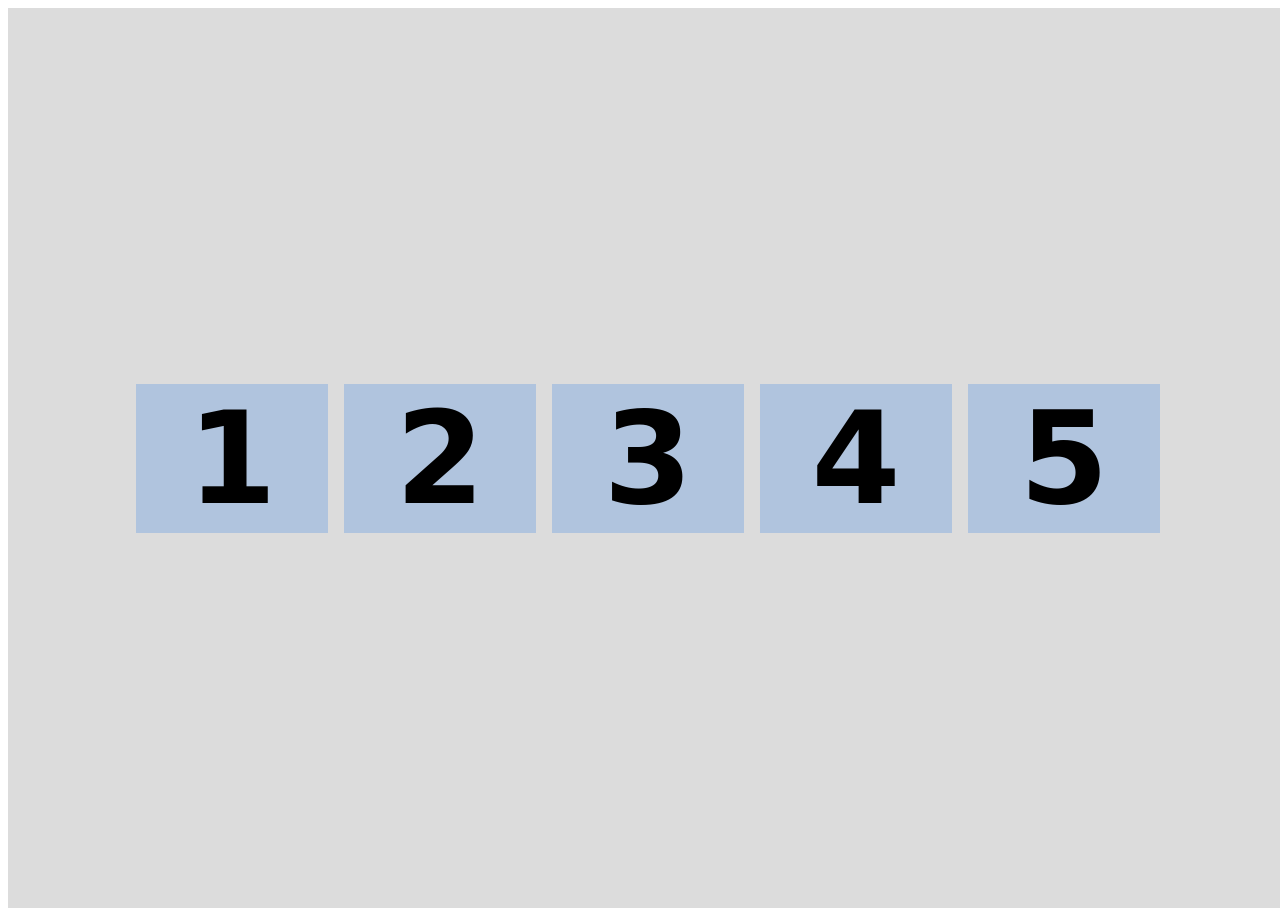
<file: adjacent-sibling.html>
<!DOCTYPE html>
<html lang="en">
    <head>
        <meta charset="UTF-8">
        <meta http-equiv="X-UA-Compatible" content="IE=edge">
        <meta name="viewport" content="width=device-width, initial-scale=1.0">
        <link rel="stylesheet" href="css/adjacent-sibling.css">
        <title>adjacent-sibling</title>
    </head>
    <body>
        <section class="cards">
            <article class="card">1</article>
            <article class="card">2</article>
            <article class="card">3</article>
            <article class="card">4</article>
            <article class="card">5</article>
        </section>
    </body>
</html>
</file>
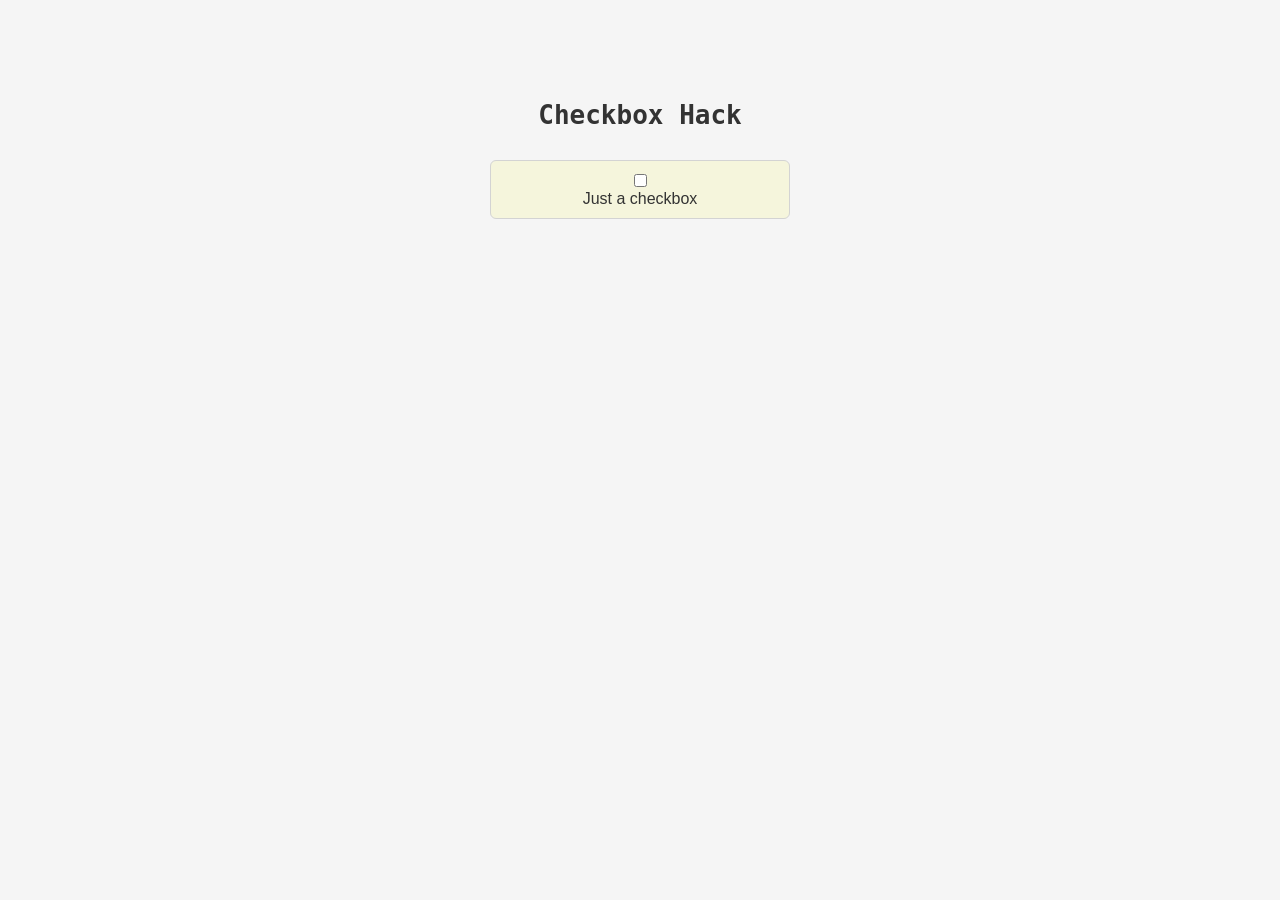
<file: checkbox-hack.html>
<!DOCTYPE html>
<html lang="en">
<head>
    <meta charset="UTF-8">
    <meta http-equiv="X-UA-Compatible" content="IE=edge">
    <meta name="viewport" content="width=device-width, initial-scale=1.0">
    <link rel="stylesheet" href="css/checkbox-hack.css">
    <title>Checkbox Hack</title>
</head>
<body>

    <h1>Checkbox Hack</h1>

    <!-- :The :checked pseudo class -->
     
    <div class="example">
        <input id="checkbox" type="checkbox">
        <label for="checkbox">Just a checkbox</label>
    </div>

    <!-- :Basic Example -->

    <!-- <div class="example">
        <label for="toggle">I'm the <span>&lt;label&gt;</span></label>
        <input type="checkbox" id="toggle">
        <div class="control-me">Control me</div>
    </div> -->
    
    
    <!-- :Pill Checkbox Example -->
    
    <!-- <div class="example">
        <input id="pill-checkbox" type="checkbox" id="toggle">
        <label class="pill-checkbox-label" for="pill-checkbox"></label>
    </div> -->
</html>
</file>
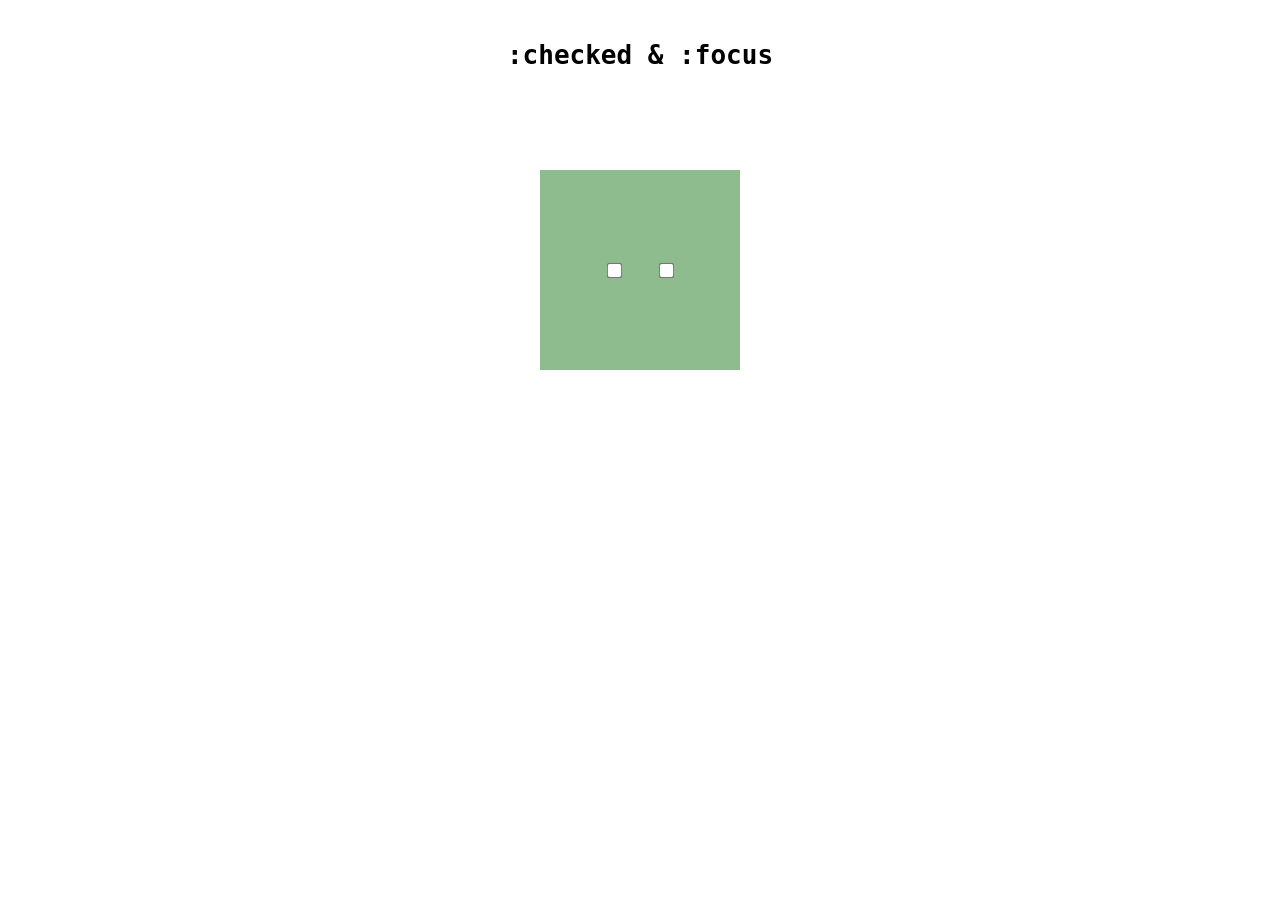
<file: checkbox.html>
<!DOCTYPE html>
<html lang="en">
    <head>
        <meta charset="UTF-8">
        <meta http-equiv="X-UA-Compatible" content="IE=edge">
        <meta name="viewport" content="width=device-width, initial-scale=1.0">
        <link rel="stylesheet" href="css/checkbox.css">
        <title>checkbox</title>
    </head>
    <body>
        <h1>:checked & :focus</h1>
        <div class="container">
            <input type="checkbox">
            <input type="checkbox">
        </div>     
    </body>
</html>
</file>
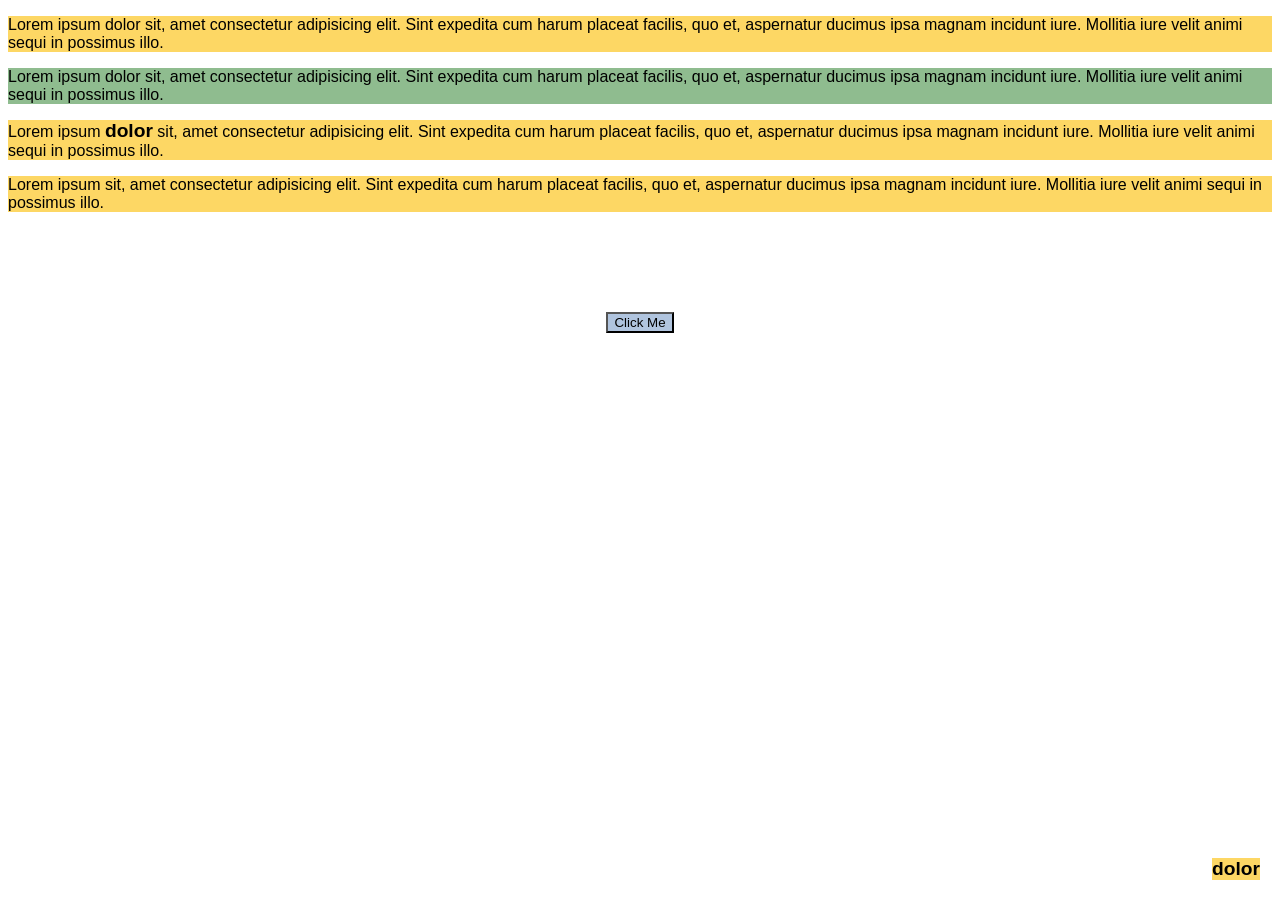
<file: css-vars.html>
<!DOCTYPE html>
<html lang="en">
    <head>
        <meta charset="UTF-8">
        <meta http-equiv="X-UA-Compatible" content="IE=edge">
        <meta name="viewport" content="width=device-width, initial-scale=1.0">
        <link rel="stylesheet" href="css/css-vars.css">
        <title>css-vars</title>
    </head>
    <body>
        <p>Lorem ipsum dolor sit, amet consectetur adipisicing elit. Sint expedita cum harum placeat facilis, quo et, aspernatur ducimus ipsa magnam incidunt iure. Mollitia iure velit animi sequi in possimus illo.</p>
        <p class="bg-green">Lorem ipsum dolor sit, amet consectetur adipisicing elit. Sint expedita cum harum placeat facilis, quo et, aspernatur ducimus ipsa magnam incidunt iure. Mollitia iure velit animi sequi in possimus illo.</p>
        <p>Lorem ipsum <span>dolor</span> sit, amet consectetur adipisicing elit. Sint expedita cum harum placeat facilis, quo et, aspernatur ducimus ipsa magnam incidunt iure. Mollitia iure velit animi sequi in possimus illo.</p>
        <p class="bg-pink">Lorem ipsum <span>dolor</span> sit, amet consectetur adipisicing elit. Sint expedita cum harum placeat facilis, quo et, aspernatur ducimus ipsa magnam incidunt iure. Mollitia iure velit animi sequi in possimus illo.</p>
    
        <section>
            <button onclick="changeColor(this)">Click Me</button>
        </section>

        <script>
            function changeColor(elBtn) {
                const currColor = elBtn.style.getPropertyValue('--btn-clr')
                const newColor = currColor === 'pink' ? 'orange' : 'pink'
                
                elBtn.style.setProperty('--btn-clr', newColor)
            }
        </script>
    </body>
</html>
</file>
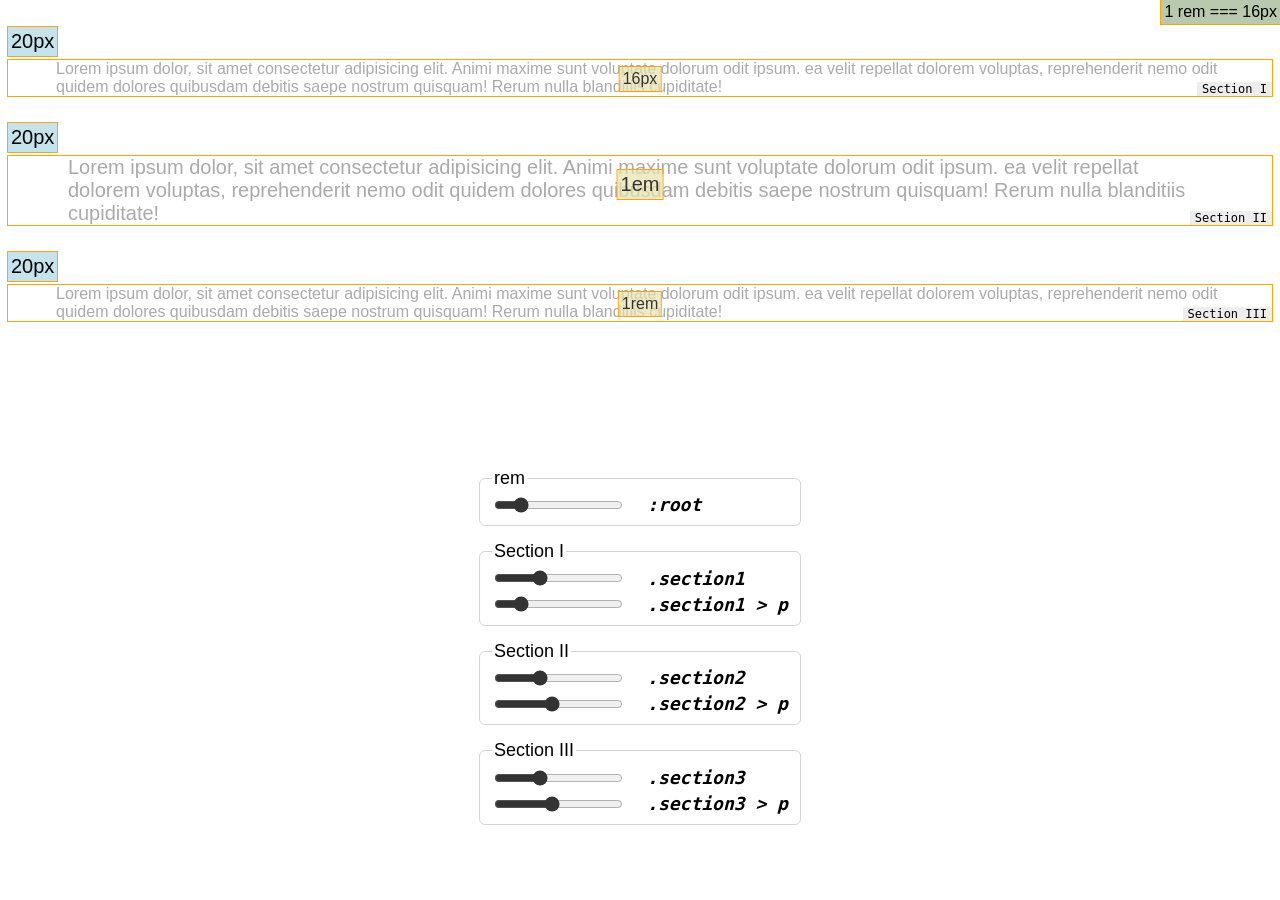
<file: em-rem.html>
<!DOCTYPE html>
<html lang="en">
<head>
    <meta charset="UTF-8">
    <meta http-equiv="X-UA-Compatible" content="IE=edge">
    <meta name="viewport" content="width=device-width, initial-scale=1.0">
    <link rel="stylesheet" href="css/em-rem.css">
    <title>em & rem</title>
</head>
<body>
    <span>1 rem === <span class="fs">16px</span></span>
    <main class="debug">
        <!-- <h1>Sizing Typography</h1> -->

        <section class="section section1">
            <span class="fs">20px</span>
            <p><span class="fs">16px</span>Lorem ipsum dolor, sit amet consectetur adipisicing elit. Animi maxime sunt voluptate dolorum odit ipsum. ea velit repellat dolorem voluptas, reprehenderit nemo odit quidem dolores quibusdam debitis saepe nostrum quisquam! Rerum nulla blanditiis cupiditate!</p>
        </section>

        <section class="section section2">
            <span class="fs">20px</span>
            <p><span class="fs">1em</span>Lorem ipsum dolor, sit amet consectetur adipisicing elit. Animi maxime sunt voluptate dolorum odit ipsum. ea velit repellat dolorem voluptas, reprehenderit nemo odit quidem dolores quibusdam debitis saepe nostrum quisquam! Rerum nulla blanditiis cupiditate!</p>
        </section>

        <section class="section section3">
            <span class="fs">20px</span>
            <p><span class="fs">1rem</span>Lorem ipsum dolor, sit amet consectetur adipisicing elit. Animi maxime sunt voluptate dolorum odit ipsum. ea velit repellat dolorem voluptas, reprehenderit nemo odit quidem dolores quibusdam debitis saepe nostrum quisquam! Rerum nulla blanditiis cupiditate!</p>
        </section>
    </main>

    <section class="sliders">

        <fieldset>
            <legend>rem</legend>

            <input oninput="setSize(this, 'px', ':root')" id="rem" type="range" min="12" max="36" value="16">
            <label for="rem">:root<span></span></label>
        </fieldset>
        
        <fieldset>
            <legend>Section I</legend>

            <input oninput="setSize(this, 'px', '.section1')" id="section1-fs" type="range" min="12" max="36" value="20">
            <label for="section1-fs">.section1<span></span></label>
    
            <input oninput="setSize(this, 'px', '.section1 p')" id="section1-p-fs" type="range" min="12" max="36" value="16">
            <label for="section1-p-fs">.section1 > p<span></span></label>
        </fieldset>

        <fieldset>
            <legend>Section II</legend>

            <input oninput="setSize(this, 'px', '.section2')" id="section1-fs" type="range" min="12" max="36" value="20">
            <label for="section1-fs">.section2<span></span></label>
    
            <input oninput="setSize(this, 'em', '.section2 p')" id="section1-p-fs" type="range" min=".2" max="2" step=".1"  value="1">
            <label for="section1-p-fs">.section2 > p<span></span></label>
        </fieldset>

        <fieldset>
            <legend>Section III</legend>

            <input oninput="setSize(this, 'px', '.section3')" id="section1-fs" type="range" min="12" max="36" value="20">
            <label for="section1-fs">.section3<span></span></label>
    
            <input oninput="setSize(this, 'rem', '.section3 p')" id="section1-p-fs" type="range" min=".2" max="2" step=".1" value="1">
            <label for="section1-p-fs">.section3 > p<span></span></label>
        </fieldset>


    </section>
    <script>
        function setSize({ value }, unit, selector){
            const el = document.querySelector(selector)
            const elSpan = document.querySelector(selector + ' .fs')
            
            el.style.fontSize = elSpan.innerText = value + unit
        }
    </script>
</body>
</html>
</file>
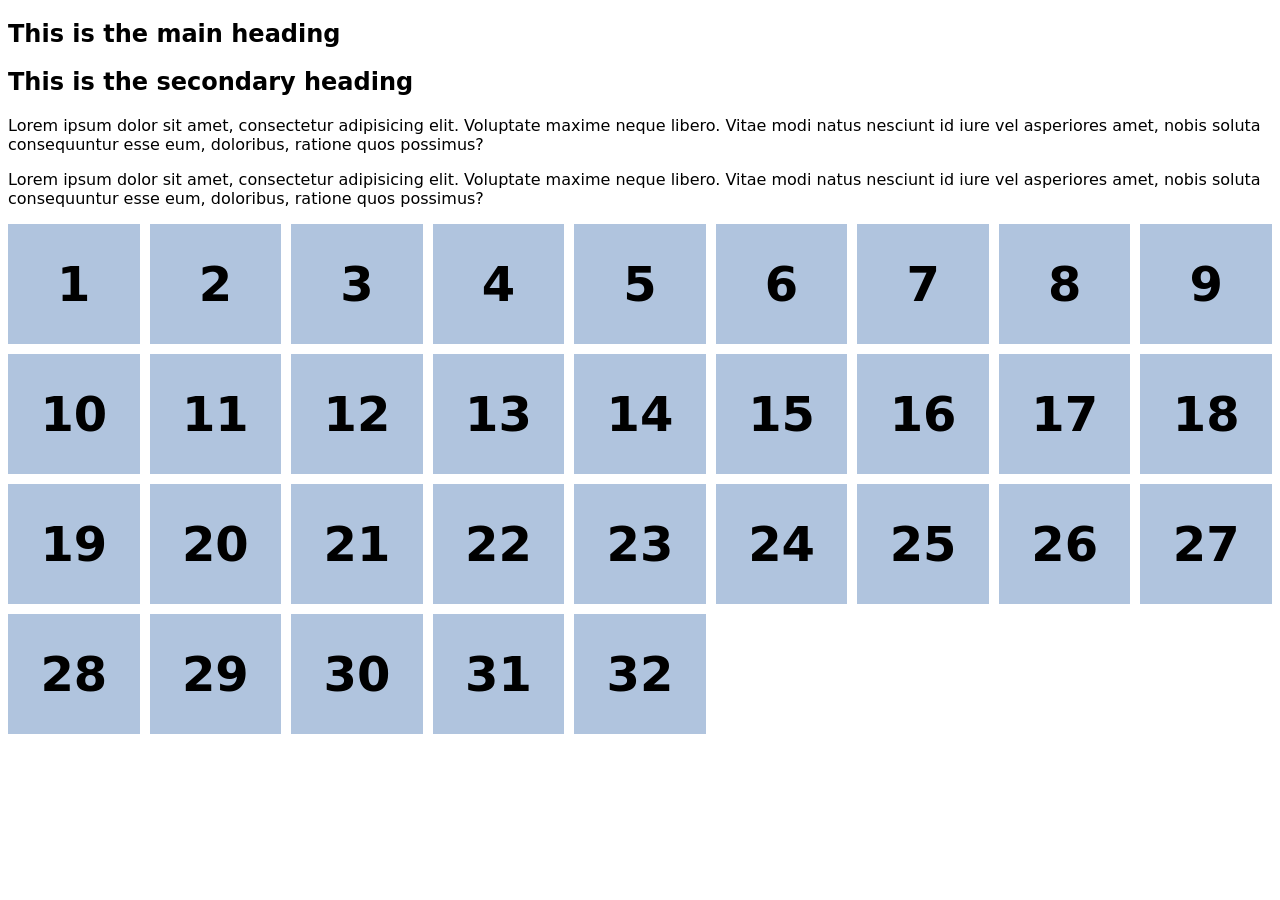
<file: is.html>
<!DOCTYPE html>
<html lang="en">
    <head>
        <meta charset="UTF-8">
        <meta http-equiv="X-UA-Compatible" content="IE=edge">
        <meta name="viewport" content="width=device-width, initial-scale=1.0">
        <link rel="stylesheet" href="css/is.css">
        <title>is</title>
    </head>
    <body>
        <section class="text">
            <h1>This is the <span>main</span> heading</h1>
            <h2>This is the <span>secondary</span> heading</h2>
            <p>Lorem <span>ipsum</span> dolor sit amet, <span>consectetur</span> adipisicing elit. Voluptate maxime neque libero. Vitae modi natus nesciunt id iure vel asperiores amet, nobis soluta consequuntur esse eum, <span>doloribus</span>, ratione quos possimus?</p>
            <p class="no-highlight">Lorem <span>ipsum</span> dolor sit amet, <span>consectetur</span> adipisicing elit. Voluptate maxime neque libero. Vitae modi natus nesciunt id iure vel asperiores amet, nobis soluta consequuntur esse eum, <span>doloribus</span>, ratione quos possimus?</p>
        </section>
        
        <section class="cards">
            <article class="card"><span>1</span></article>
            <article class="card"><span>2</span></article>
            <article class="card"><span>3</span></article>
            <article class="card"><span>4</span></article>
            <article class="card"><span>5</span></article>
            <article class="card"><span>6</span></article>
            <article class="card"><span>7</span></article>
            <article class="card"><span>8</span></article>
            <article class="card"><span>9</span></article>
            <article class="card"><span>10</span></article>
            <article class="card"><span>11</span></article>
            <article class="card"><span>12</span></article>
            <article class="card"><span>13</span></article>
            <article class="card"><span>14</span></article>
            <article class="card"><span>15</span></article>
            <article class="card"><span>16</span></article>
            <article class="card"><span>17</span></article>
            <article class="card"><span>18</span></article>
            <article class="card"><span>19</span></article>
            <article class="card"><span>20</span></article>
            <article class="card"><span>21</span></article>
            <article class="card"><span>22</span></article>
            <article class="card"><span>23</span></article>
            <article class="card"><span>24</span></article>
            <article class="card"><span>25</span></article>
            <article class="card"><span>26</span></article>
            <article class="card"><span>27</span></article>
            <article class="card"><span>28</span></article>
            <article class="card"><span>29</span></article>
            <article class="card"><span>30</span></article>
            <article class="card"><span>31</span></article>
            <article class="card"><span>32</span></article>
        </section>
    </body>
</html>
</file>
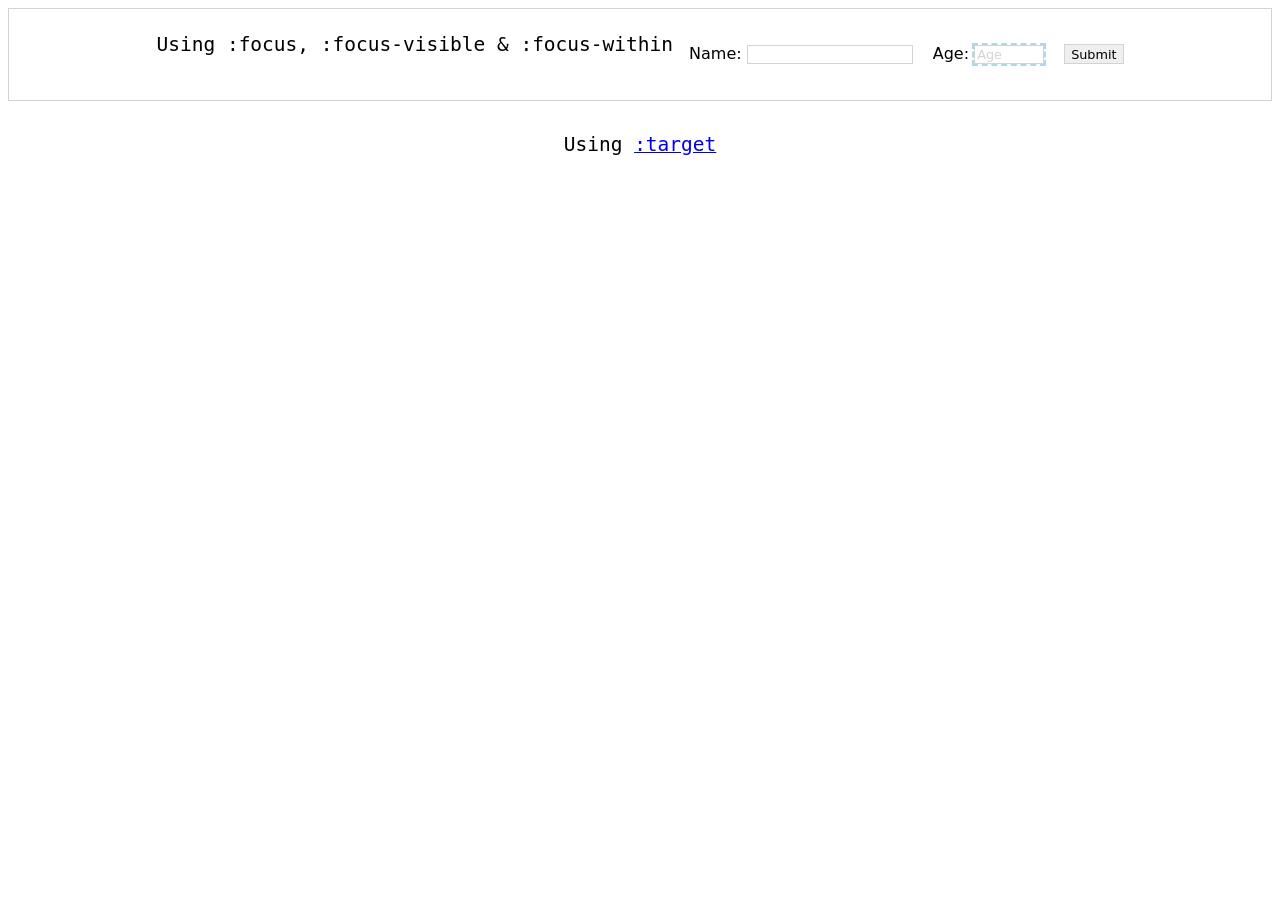
<file: pseudo-classes.html>
<!DOCTYPE html>
<html lang="en">
    <head>
        <meta charset="UTF-8">
        <meta http-equiv="X-UA-Compatible" content="IE=edge">
        <meta name="viewport" content="width=device-width, initial-scale=1.0">
        <link rel="stylesheet" href="css/pseudo-classes.css">
        <title>pseudo-classes</title>
    </head>
    <body>
        <section class="demo-form">
            <h2>Using <span>:focus, :focus-visible & :focus-within</span></h2>
            <form onsubmit="onSubmit(event)">
                <label>
                    <span>Name:</span>
                    <input type="email">
                </label>
                <label>
                    <span>Age:</span>
                    <input type="number" min="4" max="120" placeholder="Age">
                </label>
                <button>Submit</button>
            </form>
        </section>

        <h2>Using <a href="./target.html#long-text">:target</a></h2>

        <script>
            function onSubmit(ev) {
                ev.preventDefault()
            }
        </script>
    </body>
</html>
</file>
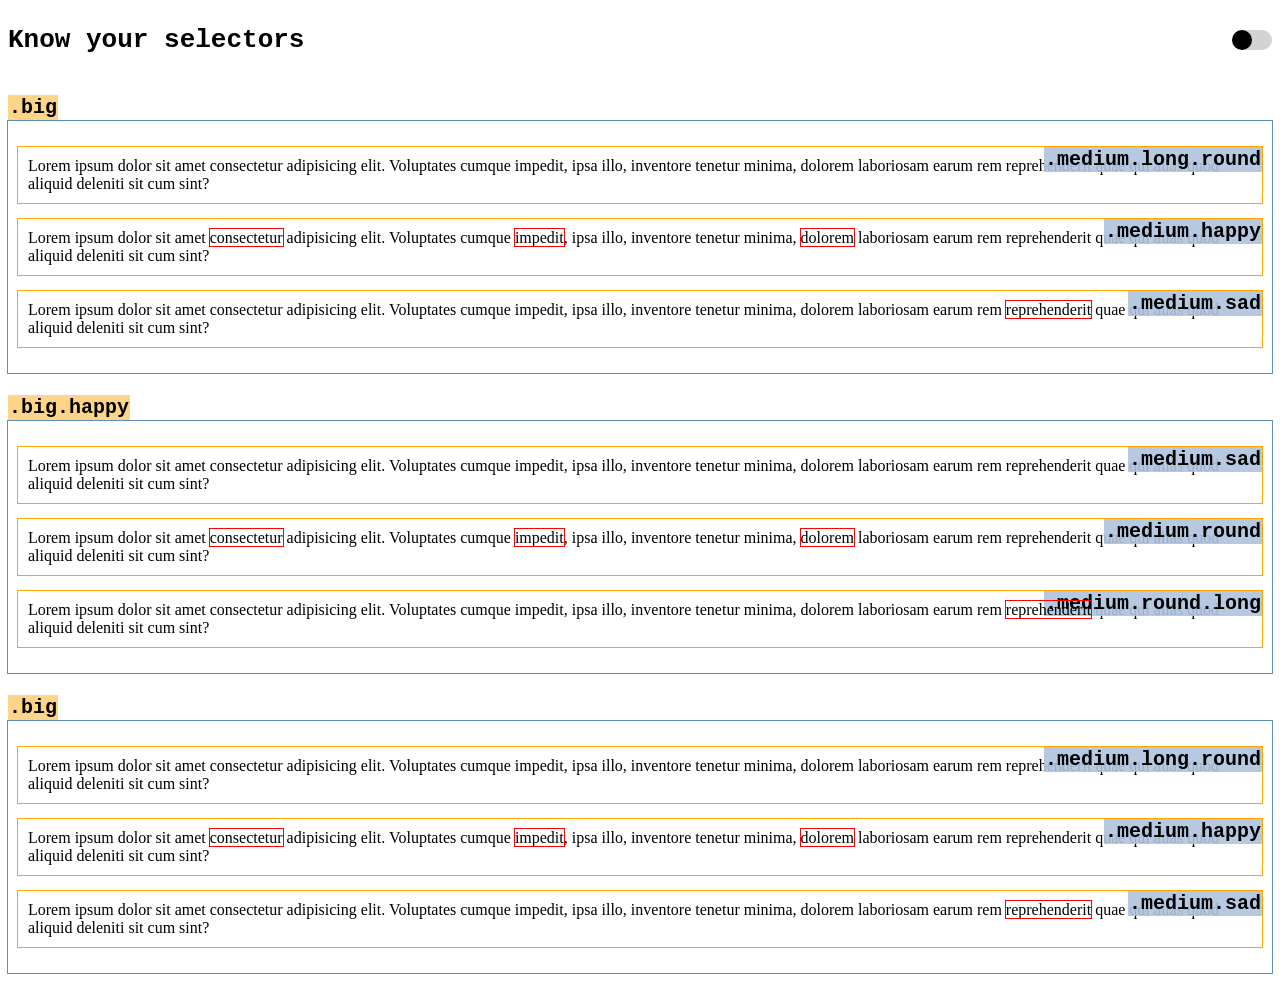
<file: selectors.html>
<!DOCTYPE html>
<html lang="en">
    <head>
        <meta charset="UTF-8">
        <meta http-equiv="X-UA-Compatible" content="IE=edge">
        <meta name="viewport" content="width=device-width, initial-scale=1.0">
        <link rel="stylesheet" href="css/selectors.css">
        <link rel="stylesheet" href="css/selector-demo.css">
        <title>selectors</title>
    </head>
    <body onload="onInit()">
        <header>
            <h1>Know your selectors</h1>
            <label class="btn-toggle">
                <input type="checkbox" onchange="onSaveState(this)">
                <div class="switch"></div>
            </label>
        </header>
        
        <section class="big">
            <p class="medium long round">
                Lorem ipsum dolor sit amet consectetur adipisicing elit. Voluptates cumque impedit, ipsa illo, inventore tenetur minima, dolorem laboriosam earum rem reprehenderit quae qui alias quod aliquid deleniti sit cum sint?
            </p>
            <p class="medium happy">
                Lorem ipsum dolor sit amet <span class="small round">consectetur</span> adipisicing elit. Voluptates cumque <span class="small" data-food="tomato">impedit</span>, ipsa illo, inventore tenetur minima, <span class="small">dolorem</span> laboriosam earum rem reprehenderit quae qui alias quod aliquid deleniti sit cum sint?
            </p>
            <p class="medium sad">
                Lorem ipsum dolor sit amet consectetur adipisicing elit. Voluptates cumque impedit, ipsa illo, inventore tenetur minima, dolorem laboriosam earum rem <span class="small">reprehenderit</span> quae qui alias quod aliquid deleniti sit cum sint?
            </p>
        </section>
        
        <section data-food="pizza" class="big happy">
            <p class="medium sad">
                Lorem ipsum dolor sit amet consectetur adipisicing elit. Voluptates cumque impedit, ipsa illo, inventore tenetur minima, dolorem laboriosam earum rem reprehenderit quae qui alias quod aliquid deleniti sit cum sint?
            </p>
            <p data-food="tomato soup" class="medium round">
                Lorem ipsum dolor sit amet <span baba class="small happy">consectetur</span> adipisicing elit. Voluptates cumque <span class="small">impedit</span>, ipsa illo, inventore tenetur minima, <span class="small">dolorem</span> laboriosam earum rem reprehenderit quae qui alias quod aliquid deleniti sit cum sint?
            </p>
            <p class="medium round long">
                Lorem ipsum dolor sit amet consectetur adipisicing elit. Voluptates cumque impedit, ipsa illo, inventore tenetur minima, dolorem laboriosam earum rem <span class="small">reprehenderit</span> quae qui alias quod aliquid deleniti sit cum sint?
            </p>
        </section>
        
        <section class="big">
            <p data-food="pea soup" class="medium long round">
                Lorem ipsum dolor sit amet consectetur adipisicing elit. Voluptates cumque impedit, ipsa illo, inventore tenetur minima, dolorem laboriosam earum rem reprehenderit quae qui alias quod aliquid deleniti sit cum sint?
            </p>
            <p class="medium happy">
                Lorem ipsum dolor sit amet <span class="small">consectetur</span> adipisicing elit. Voluptates cumque <span class="small happy">impedit</span>, ipsa illo, inventore tenetur minima, <span class="small round">dolorem</span> laboriosam earum rem reprehenderit quae qui alias quod aliquid deleniti sit cum sint?
            </p>
            <p data-food="fresh tomato" class="medium sad">
                Lorem ipsum dolor sit amet consectetur adipisicing elit. Voluptates cumque impedit, ipsa illo, inventore tenetur minima, dolorem laboriosam earum rem <span class="small long">reprehenderit</span> quae qui alias quod aliquid deleniti sit cum sint?
            </p>
        </section>

        <script>
            function onInit() {
                const elCheckbox = document.querySelector('input')
                elCheckbox.checked = localStorage.switchState ? JSON.parse(localStorage.switchState) : false
                
                const els = document.querySelectorAll('p, section, span')
                els.forEach(el => el.dataset.classList = '.' + Array.from(el.classList).join('.'))
                els.forEach(el => {
                    el.dataset.dataAttrs = ''
                    for(let key in el.dataset) {
                        if(key === 'classList' || key === 'dataAttrs') continue
                        el.dataset.dataAttrs += `[${key}="${el.dataset[key]}"]`
                    }
                })
            }

            function onSaveState({ checked }) {
                localStorage.switchState = JSON.stringify(checked)
            }
        </script>
    </body>
</html>
</file>
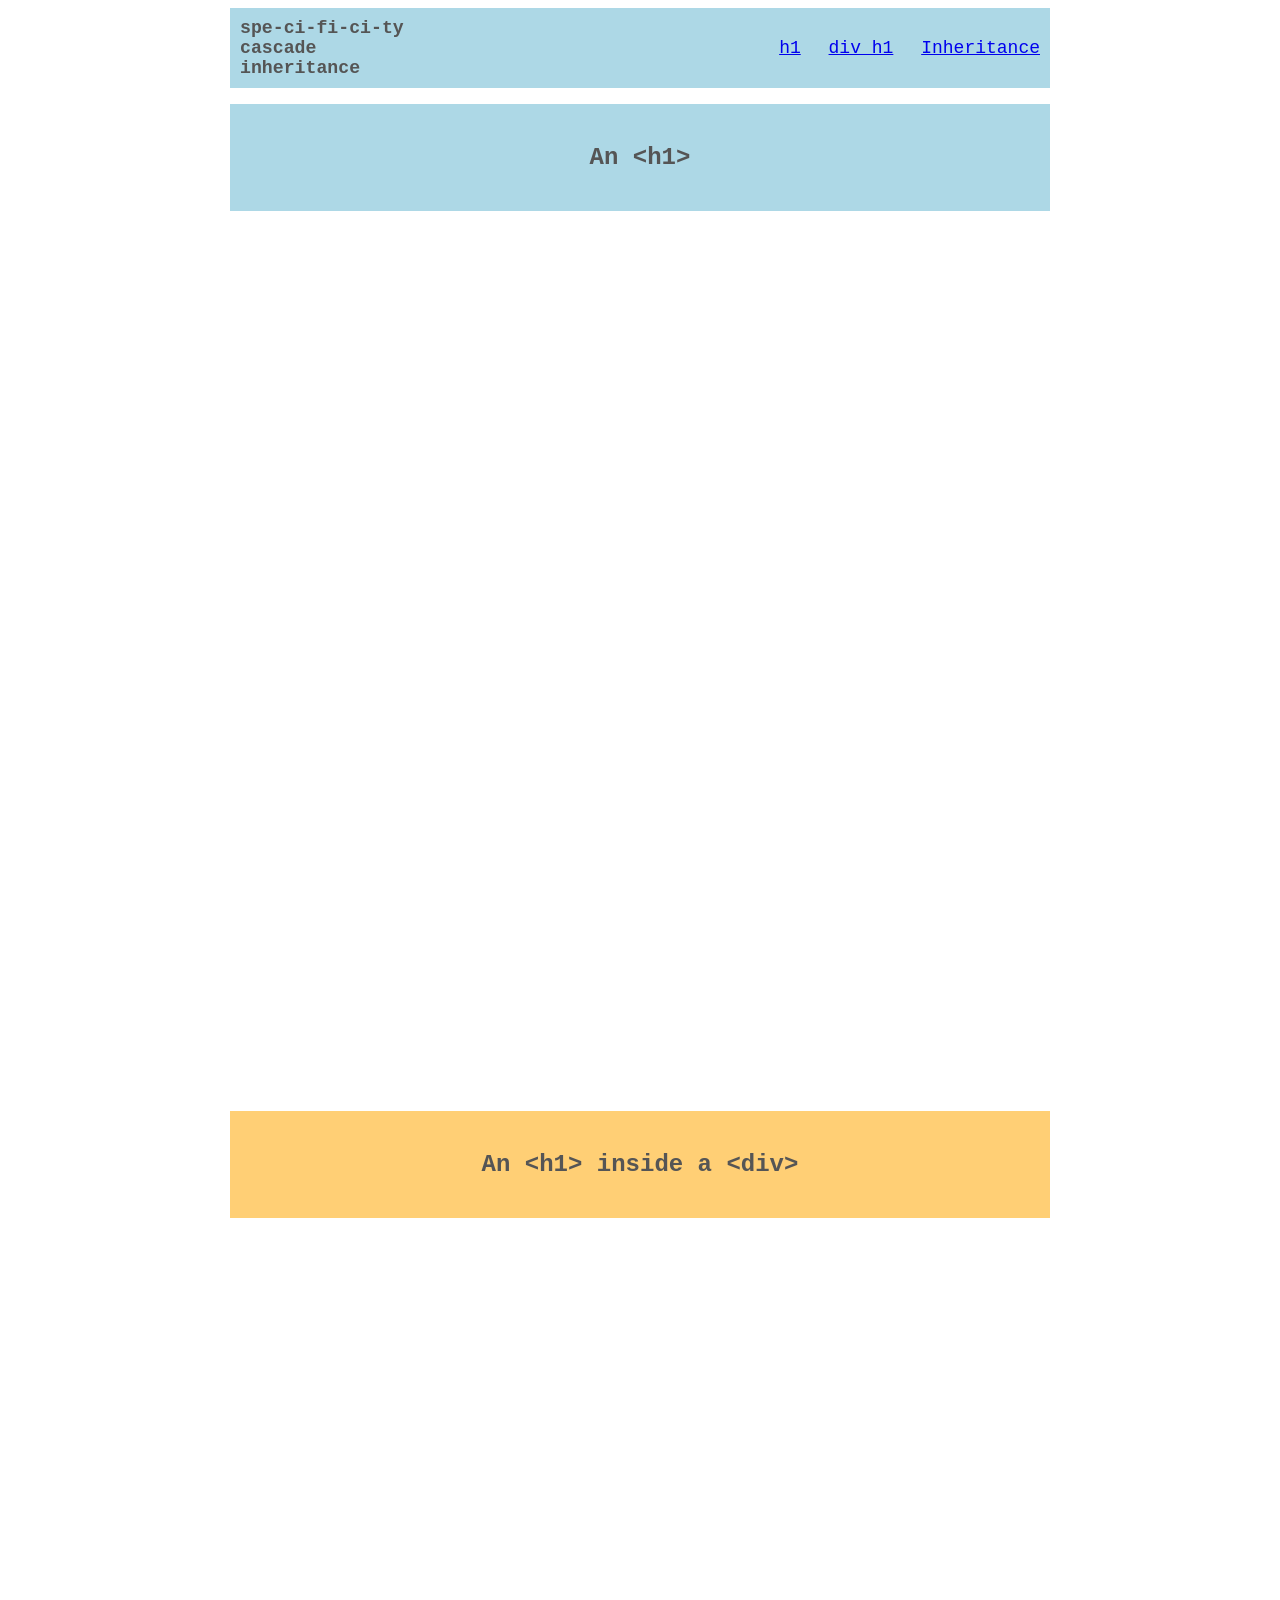
<file: specificity.html>
<!DOCTYPE html>
<html lang="en">
<head>
    <meta charset="UTF-8">
    <meta http-equiv="X-UA-Compatible" content="IE=edge">
    <meta name="viewport" content="width=device-width, initial-scale=1.0">
    <link rel="stylesheet" href="css/specificity.css">
    <title>specificity</title>
</head>
<body>
    <header>
        <div class="logo">
            <span>spe-ci-fi-ci-ty</span>
            <span>cascade</span>
            <span>inheritance</span>
        </div>
        <nav>
            <a href="#h1-outside-div">h1</a>
            <a href="#h1-in-div">div h1</a>
            <a href="https://stackoverflow.com/questions/5612302/which-css-properties-are-inherited">Inheritance</a>
        </nav>
    </header>        
    
    <h1 id="h1-outside-div" class="heading center-text">An &lt;h1&gt;</h1>
    
    <div class="heading-container center-text">
        <h1 id="h1-in-div" class="heading">An &lt;h1&gt; inside a &lt;div&gt;</h1>
    </div>
    
</body>
</html>
</file>
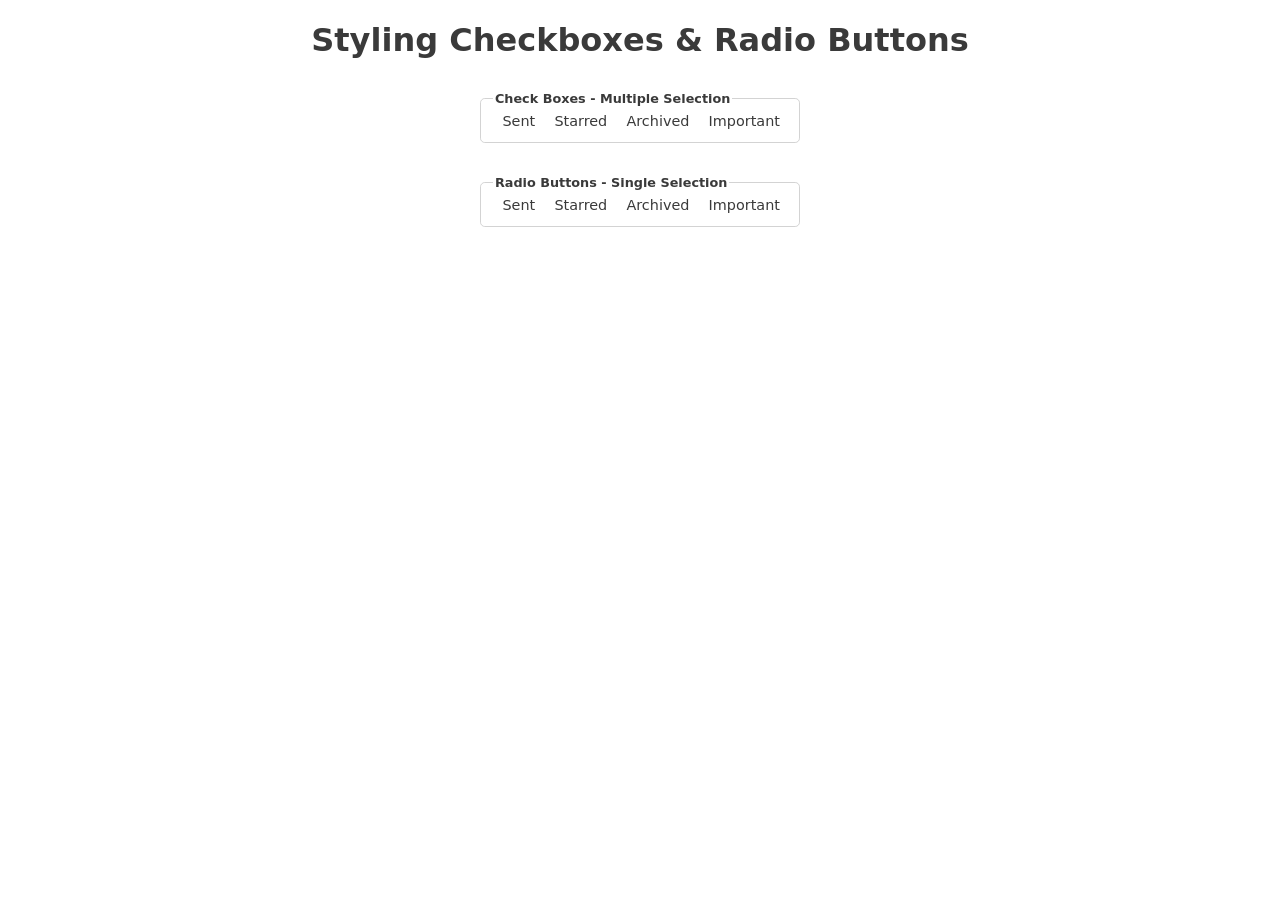
<file: tags.html>
<!DOCTYPE html>
<html lang="en">
    <head>
        <meta charset="UTF-8">
        <meta http-equiv="X-UA-Compatible" content="IE=edge">
        <meta name="viewport" content="width=device-width, initial-scale=1.0">
        <link rel="stylesheet" href="css/tags.css">
        <title>tags</title>
    </head>
    <body>
        <h1>Styling Checkboxes & Radio Buttons</h1>
        
        <fieldset>
            <legend>Check Boxes - Multiple Selection</legend>

            <input type="checkbox" id="cb-sent">
            <label class="tag" for="cb-sent">Sent</label>


            <input type="checkbox" id="cb-starred">
            <label class="tag" for="cb-starred">Starred</label>


            <input type="checkbox" id="cb-archived">
            <label class="tag" for="cb-archived">Archived</label>


            <input type="checkbox" id="cb-important">
            <label class="tag" for="cb-important">Important</label>

        </fieldset>
        <fieldset>
            <legend>Radio Buttons - Single Selection</legend>

            <input id="rb-sent" type="radio" name="category">
            <label for="rb-sent" class="tag">Sent</label>

            <input id="rb-starred" type="radio" name="category">
            <label for="rb-starred" class="tag">Starred</label>
            
            <input id="rb-archived" type="radio" name="category">
            <label for="rb-archived" class="tag">Archived</label>
            
            <input id="rb-important" type="radio" name="category">
            <label for="rb-important" class="tag">Important</label>
        </fieldset>
    </body>
</html>
</file>
<file: css/adjacent-sibling.css>
.cards {
    --card-count: 5;

    display: grid;
    grid-template-columns: repeat(var(--card-count), 15vw);
    gap: 1rem;
    place-content: center;

    width: 100vw;
    height: 100vh;
    background-color: gainsboro;
}

.card {
    display: grid;
    place-content: center;

    background-color: lightsteelblue;
    
    font-family: system-ui, -apple-system, BlinkMacSystemFont, 'Segoe UI', Roboto, Oxygen, Ubuntu, Cantarell, 'Open Sans', 'Helvetica Neue', sans-serif;
    font-size: 10vw;
    font-weight: bold;

    cursor: pointer;
}

.card:hover {
    color: orangered;
}

/* .card:hover + .card {
    color: lime;
} */

/* .card:hover + .card + .card {
    color: yellow;
} */

/* .card:hover ~ .card {
    color: whitesmoke;
} */

/* .cards:has(.card:hover) {
    background-color: rgb(252, 217, 153);
} */
</file>
<file: css/checkbox-hack.css>
* {
    box-sizing: border-box;
}

body {
    background-color: whitesmoke;
    font-family: arial,sans-serif;
    color: #333;
}

h1 {
    width: max-content;
    margin: 100px auto 10px;
    font-family: monospace;
}

input[type="checkbox"] {
    /* display: none;  */
    transition: 300ms;
}

input[type="checkbox"]:checked {
    scale: 2;
    rotate: 25deg;
}

/* :Basic Example */

.example {
    display: flex;
    flex-direction: column;
    align-items: center;

    width: 300px;
    margin: 30px auto;

    padding: 10px;
    background-color: beige;
    border: 1px solid lightgrey;
    border-radius: 6px;
}

label {
    cursor: pointer;
}

label span {
    font-family: monospace;
    font-size: 1.2em;
    font-weight: bold;
}

.control-me {
    width: 160px;
    height: 160px;
    margin: 30px auto;
    padding-block-start: 65px;

    text-align: center;
    font-size: 1.5em;
    
    background-color: #aaa;
    border-radius: 50%;
    
    transition: all 0.4s;
}

input:checked + .control-me {
    background-color: lightblue;
}

/* :Pill Checkbox Example */

.pill-checkbox-label {
    position: relative;
    display: block;

    background-color: rgb(121, 144, 152);
    
    width: 60px;
    height: 30px;
    margin: 0 auto;
    
    border-radius: 100vh;
}

.pill-checkbox-label::after {
    content: '';
    position: absolute;
    left: 0;
    top:0;

    width: 50%;
    height: 100%;
    scale: 85%;
    
    background-color: darkseagreen;
    border-radius: 50%;
    
    transition: translate 400ms ease-in-out;
}

#pill-checkbox:checked + .pill-checkbox-label::after {
    translate: 100%;
}
</file>
<file: css/checkbox.css>
* {
    box-sizing: border-box;
}

h1 {
    font-family: monospace;
    text-align: center;
    margin-block-start: 40px;
}
.container {
    display: flex;
    align-items: center;
    justify-content: center;
    gap: 2em;

    width: 200px;
    height: 200px;

    background-color: darkseagreen;
    margin: 100px auto;    
}

input[type="checkbox"] {
    scale: 1.2;
}

input[type="checkbox"]:checked {
    translate: 0 50px;
}

input[type="checkbox"]:focus {
    scale: 3;
    outline: none;
}
</file>
<file: css/css-vars.css>
* {
    box-sizing: border-box;
    transition: .4s;
}

:root {
    --bg-clr: rgb(253, 215, 100);
}

body {
    font-family: Arial, Helvetica, sans-serif;
}

p {
    background-color: var(--bg-clr, lightblue);
}

/* Overriding CSS variable values */

.bg-green {
    --bg-clr: darkseagreen;
}

.bg-pink:hover {
    --bg-clr: pink;
}

span {
    font-weight: bold;
    font-size: 1.2em;
    color: var(--btn-clr); /* --btn-clr is undefined in this scope */
}

.bg-pink span {
    position: fixed;
    bottom: 20px;
    right: 20px;

    background-color: var(--bg-clr);
}

/* Scoped CSS variable declaration */

section {
    --btn-clr: lightsteelblue;
    
    margin-block-start: 100px;
    text-align: center;
}
section button {
    background-color: var(--btn-clr);
}
</file>
<file: css/em-rem.css>
* {
    box-sizing: border-box;
}
.debug * {
    outline: 1px solid orange;
}
:root {
    font-family: Arial, Helvetica, sans-serif;
    accent-color: #333;
}

main {
    margin-block-start: 40px;
}
.sliders {
    position: fixed;
    left: 50%;
    translate: -50% 0;
    bottom: 0;
}
fieldset {
    display: grid;
    grid-template-columns: 150px max-content;
    gap: 5px;
    align-items: center;
    justify-items: start;
    
    border: 1px solid lightgrey;
    border-radius: 6px;
    margin-block-end: 15px;
}
legend {
    font-size: 18px;
}
input[type="range"]:focus{
    outline: solid 1px lightgrey;
}
label {
    grid-column: 2;
    font-size: 16px;
}
label {
    font-size: 18px;
    font-weight: bold;
    font-style: italic;
    font-family: monospace;
}
h1 {
    text-align: center;
    /* font-size: max(15vw, 1em); */
    /* font-size: min(15vw, 80px); */
    /* font-size: clamp(1em, 15vw, 80px); */
}

p {
    position: relative;
    color: #aaa;
    pointer-events: none;
    padding-inline: 3em;
}

section {
    position: relative;
}

body > span {
    position: absolute;
    top: 0;
    right: 0;
    background-color: rgba(156, 179, 139, 0.7);
    padding: 3px;
    outline: 1px solid orange;
}

section > span {
    position: absolute;
    top: calc(-1em - 13px);
    background-color: rgba(173, 216, 230, 0.7);
    padding: 3px;
}

p > span {
    position: absolute;
    top: 20%;
    left: 50%;
    translate: -50% 0;
    color: #333;
    background-color: rgb(230, 226, 173, .7);
    padding: 3px;
}

section {
    margin-block: 60px;
}

.section::after {
    position: absolute;
    bottom: 0;
    right: 0;
    font-family: monospace;
    font-size: 12px;
    padding-inline: 5px;
    background-color: rgba(211, 211, 211, 0.4);
}

/* :Section I */

.section1 {
    position: reltive;
    font-size: 20px;
}

.section1::after {
    content: 'Section I';
}

.section1 p{
    font-size: 16px;
}

/* :Section II */

.section2 {
    font-size: 20px;
}

.section2::after {
    content: 'Section II';
}

.section2 p{
    font-size: 1em;
}

/* :Section III */

.section3 {
    font-size: 20px;
}

.section3::after {
    content: 'Section III';
}

.section3 p{
    font-size: 1rem;
}
</file>
<file: css/is.css>
*, *::before, *::after {
    box-sizing: border-box;
}

body {
    font-family: system-ui, -apple-system, BlinkMacSystemFont, 'Segoe UI', Roboto, Oxygen, Ubuntu, Cantarell, 'Open Sans', 'Helvetica Neue', sans-serif;
}

.cards {
    display: grid;
    grid-template-columns: repeat(auto-fit, minmax(120px, 1fr));
    gap: 10px;
    place-content: center;
}

.card {
    display: grid;
    place-content: center;
    block-size: 120px;
    background-color: lightsteelblue;

    font-size: 3rem;
    font-weight: bold;
}

/* .cards .card:nth-child(3n) span, 
.cards .card:nth-child(7n) span {
    color: lightgray;
} */

/* .cards .card:is(:nth-child(2n), :nth-child(7n)) span {
    color: lightgray;
} */
</file>
<file: css/pseudo-classes.css>
*, *::before, *::after {
    box-sizing: border-box;
}

body {
    font-family: system-ui, -apple-system, BlinkMacSystemFont, 'Segoe UI', Roboto, Oxygen, Ubuntu, Cantarell, 'Open Sans', 'Helvetica Neue', sans-serif;
}

input, button {
    border: 1px solid lightgray;
    font-family: inherit;
    font-size: .8em;
}

input::placeholder {
    color: lightgray;
}

.demo-form {
    display: flex;
    align-items: center;
    justify-content: center;
    flex-wrap: wrap;
    gap: 1em;

    padding: 1.5em 0.5em;
    border: 1px solid lightgray;
    margin-block-end: 2em;
}

h2 {
    margin-block: 0 1em;
    font-weight: normal;
    font-family: monospace;
    text-align: center;
    text-wrap: balance;
}

.demo-form :focus {         /* Change to :focus-visible */
    outline: 2px dashed orangered;
}

.demo-form:focus-within {
    outline: 2px dashed darkseagreen;
}

.demo-form form {
    display: flex;
    gap: 20px;
}

@media (width < 550px ) {
    .demo-form form {
        flex-direction: column;
    }

    label {
        display: flex;
        gap: 20px;
        justify-content: space-between;
    }
}

label:focus-within {
    font-weight: bold;
}

form :placeholder-shown {
    outline: 2px dashed lightblue;
}

input:invalid {
    background-color: red;
}

input:out-of-range {
    background-color: orange;
}

body::after {
    content: "Some issues need to be fixed";
    position: absolute;
    bottom: 0;
    left: 0;
    right: 0;

    background-color: lightgray;
    padding-inline-end: .5em;
    text-align: end;

    opacity: 0;
    transition: opacity 600ms;
}

body:has(:invalid)::after {
    opacity: 1;
}
</file>
<file: css/selectors.css>
*, *::before, *::after {
    box-sizing: border-box;
}

header {
    display: flex;
    align-items: center;
    justify-content: space-between;
}

h1 {
    font-family: monospace;
    text-align: center;
}

.btn-toggle {
    display: block;
    width: 40px;
    height: 20px;
    background-color: lightgray;
    border-radius: 100vh;
}

.btn-toggle input {
    display: none;
}

.btn-toggle .switch {
    width: 20px;
    height: 20px;
    background-color: black;
    border-radius: 50%;
    pointer-events: none;
    transition: 200ms;
}

.btn-toggle:has(:checked) .switch {
    translate: 20px;
}

section {
    position: relative;
    outline: 1px solid rgb(94, 142, 187);
    padding: 10px;
    margin-block-start: 3em;
}

p {
    position: relative;
    padding: 10px;
    outline: 1px solid orange;
}

span {
    position: relative;
    outline: 1px solid red;
}

p input[type="checkbox"] {
    position: relative;
    top: 2px;
}

span {
    cursor: pointer;
}

:is(p, section, span)::before{
    content: attr(data-class-list);
    position: absolute;
    
    padding: 1px;
    font-family: monospace;
    font-weight: bold;
}

:has(.btn-toggle input:checked) :is(p, section, span)::before{
    content: attr(data-data-attrs);
}

section::before {
    top: -1.3em;
    left: 0;

    background-color: rgb(254, 213, 136);
    font-size: 20px;
}

p::before {
    top: 0;
    right: 0;
    
    background-color: rgba(176, 196, 222, .9);
    font-size: 20px;
}

span::before {
    top: -1.2em;
    right: -3em;

    background-color: rgba(179, 182, 255, .9);
    font-size: 20px;
    transition: 400ms;
    opacity: 0;
}

span:hover::before {
    opacity: 1;
}
</file>
<file: css/selector-demo.css>
/**** Basics ****/

/* .medium {
    background-color: lightpink;
} */

/* .medium.long {
    background-color: lightpink;
} */

/* .medium .long {
    background-color: lightpink;
} */

/* .medium .happy {
    background-color: lightpink;
} */

/* .medium, .happy {
    background-color: lightpink;
} */

/* .small, .happy {
    background-color: lightpink;
} */

/* .happy .happy {
    background-color: lightpink;
} */

/* .happy > .happy {
    background-color: lightpink;
} */

/* .big .round {
    background-color: lightpink;
} */

/* .big > .round {
    background-color: lightpink;
} */

/**** Attribute Selectors ****/

/* [data-food] {
    background-color: lightpink;
} */

/* [data-food="pizza"] {
    background-color: lightpink;
} */

/* [data-food="tomato"] {
    background-color: tomato;
} */

/* [data-food^="tomato"] {
    background-color: tomato;
} */

/* [data-food$="tomato"] {
    background-color: tomato;
} */

/* [data-food*="tomato"] {
    background-color: tomato;
} */

/**** :not() ****/

/* .small {
    background-color: lightpink;
} */

/* .small:not(.happy) {
    background-color: lightpink;
} */

/* .medium:not(.sad) {
    background-color: lightpink;
} */

/* .medium:not(.sad, [data-food]) {
    background-color: lightpink;
} */

/**** :is() ****/

/* .small.happy, .small.round {
    background-color: lightpink;
} */

/* .small:is(.happy, .round) {
    background-color: lightpink;
} */

/* .happy:not(p), .round:not(p) {
    background-color: lightpink;
} */
    
/* :not(p):is(.happy, .round) {
    background-color: lightpink;
} */

/**** Adjacent Sibling ****/

/* .round + .small {
    background-color: lightpink;
} */

/* .round ~ .small {
    background-color: lightpink;
} */
</file>
<file: css/specificity.css>
* {
    box-sizing: border-box;
}

.debug * {
    outline: 1px solid orange;
}

:root {
    --clr-dark: #555;
    --clr-light: #ededed;
}

html {
    scroll-behavior: smooth;
    scroll-padding-top: 100px;
}

body {
    margin-block-start: 0;
    cursor: pointer;
    font-family: monospace;
    color: var(--clr-dark);

    width: clamp(300px, 90vw, 820px);
    margin: 0 auto;
}

header {
    display: flex;
    align-items: center;
    justify-content: space-between;

    position: sticky;
    top: 0;

    padding: 10px;
    background-color: lightblue;
    border-block-start: .5rem solid white;
}

/* not */

nav a:not(:last-child) {
    margin-inline-end: clamp(10px, 2vw, 20px);
}

/* clamp() */

nav a {
    font-size: clamp(12px, 2vw, 18px);
}

/* Dev tools - hover state over parent */

.logo {
    display: flex;
    flex-direction: column;
    font-size: 2em;
    font-weight: bold;
}

/* What happens if we change the order of the next two rules? */

header:hover .logo {
    color: var(--clr-light);
}

header .logo:hover {
    color: pink;
}

span {
    font-size: .7em;
}

.heading-container {
    margin-block: 100vh;
    margin-block: 100dvh; /* Progressive Enhancement */
}

.center-text {
    text-align: center;
}

/* :Start Here */

h1 {
    padding: 40px;
    font-size: clamp(16px, 3.5vw, 24px);
    /* font-size: 3.5vw; */
}

/* : <h1> outside any <div>  */

/* #h1-outside-div {
    background-color: rgb(97, 132, 167);
} */

/* h1.heading {
    background-color: rgb(175, 209, 65);
} */

/* .heading {
    background-color: lightseagreen;
} */
 
/* .heading {
    background-color: black;
} */

h1 {
    background-color: pink ;
}

h1 {
    background-color: lightblue;
}

/* :<h1> inside a <div> */

/* #h1-in-div {
    background-color: rgb(97, 132, 167);
} */

/* div.heading-container .heading {
    background-color: darkseagreen;
} */

/* div.heading-container h1 {
    background-color: beige;
} */

.heading-container h1 {
    background-color: rgb(255, 207, 117);
}
</file>
<file: css/tags.css>
*, *::before, *::after {
    box-sizing: border-box;
}

:root {
    --clr-light: whitesmoke;
    --clr-dark: #3a3a3a;
}

html {
    color-scheme: light dark;
}

body {
    font-family: system-ui, -apple-system, BlinkMacSystemFont, 'Segoe UI', Roboto, Oxygen, Ubuntu, Cantarell, 'Open Sans', 'Helvetica Neue', sans-serif;
    color: var(--clr-dark);
}

@media (prefers-color-scheme: dark) {
    :root {
        --clr-light: #6a6a6a;
        --clr-dark: whitesmoke;
    }
}

h1 {
    text-align: center;
    text-wrap: balance;
}

fieldset {
    display: flex;
    gap: 0.15em;
    width: max-content;
    border: 1px solid lightgray;
    border-radius: .3em;
    margin: 2em auto;
}

fieldset legend {
    font-size: .8em;
    font-weight: bold;
}

fieldset :not(legend) {
    padding: .1em .5em .2em;
    border-radius: .3em;
    font-size: .9em;
}

input {
    /* display: none; */
    width: 0;
    padding: 0;
    margin: 0;
}

input:checked + .tag {
    color: var(--clr-light);
}

input[type="checkbox"]:checked + .tag {
    background-color: lightsteelblue;
}

input[type="radio"]:checked + .tag {
    background-color: orangered;
}

/* input[type="checkbox"]:focus:not(:checked) + .tag {
    outline: 1px solid lightgray;
} */

/* input[type="checkbox"]:focus:checked + .tag {
    outline: 2px solid palevioletred;
} */

/* fieldset:focus-within {
    border: 2px solid palevioletred;
} */
</file>
